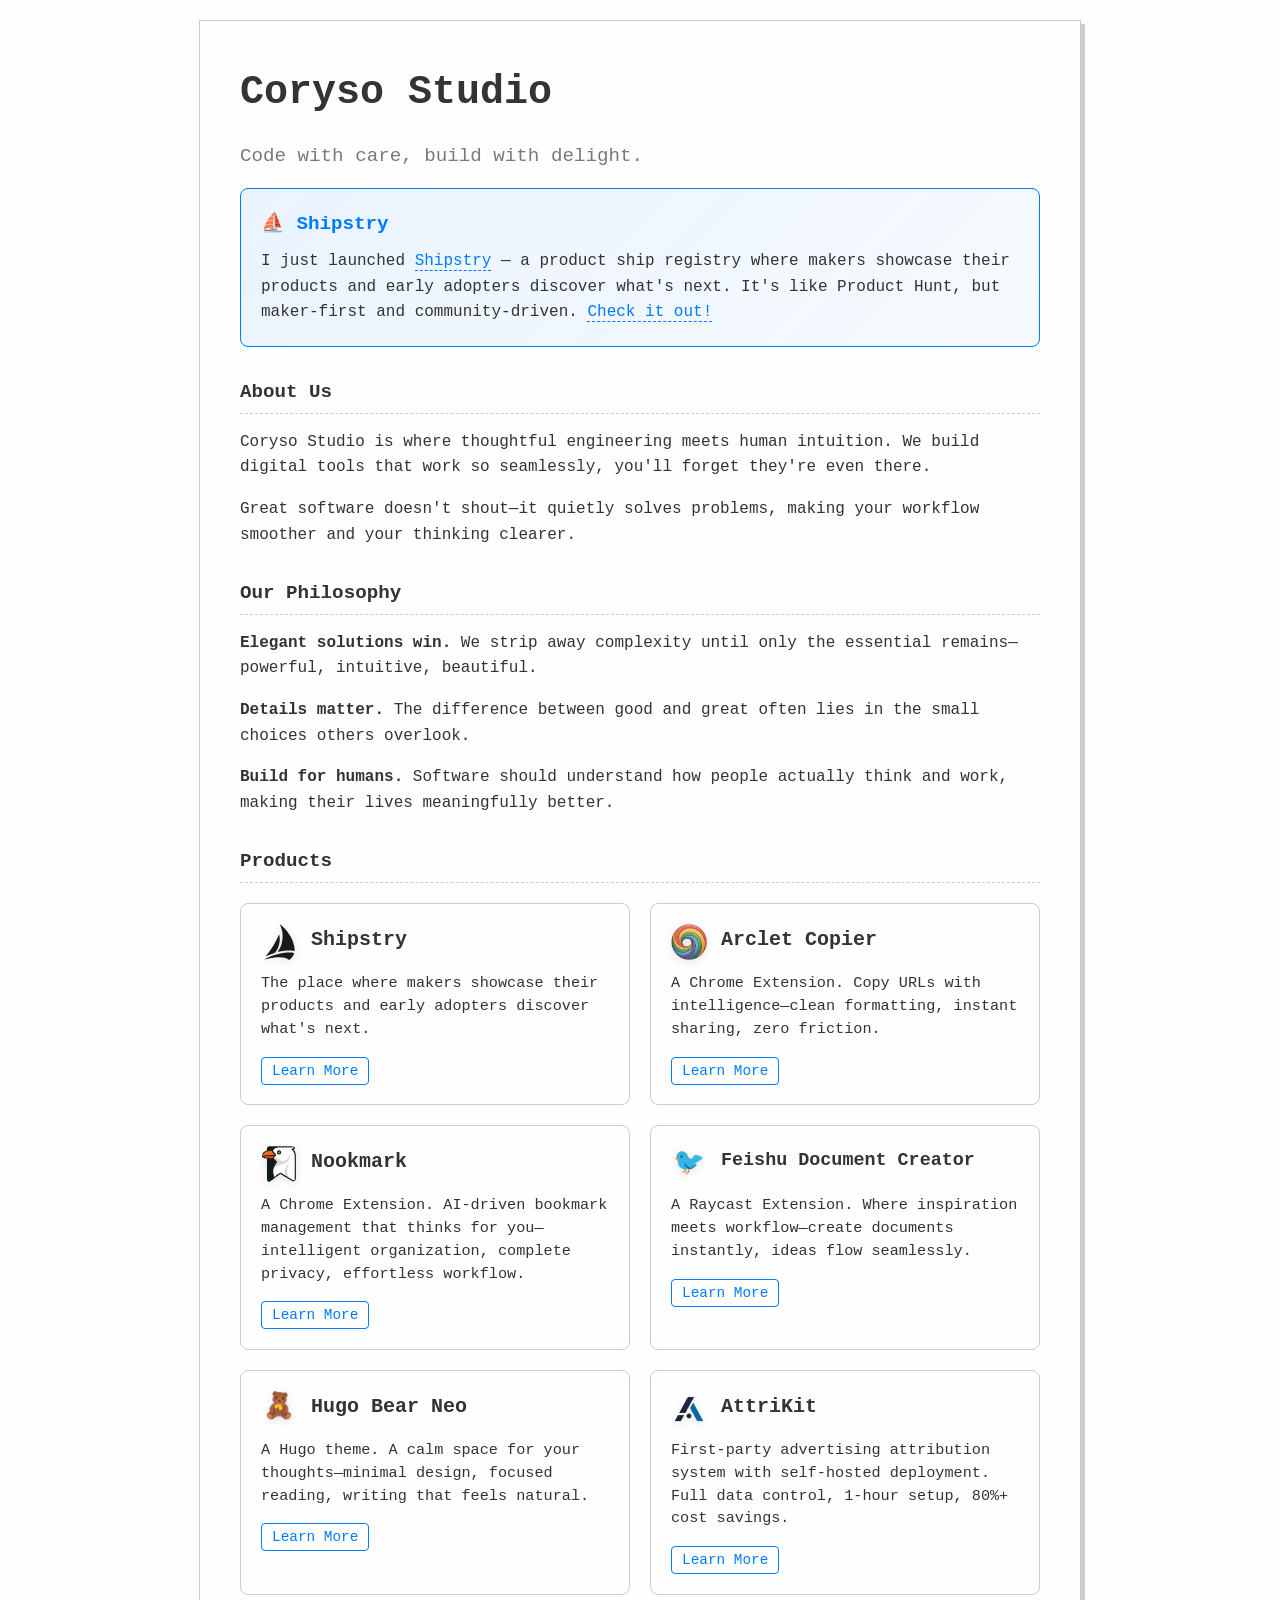
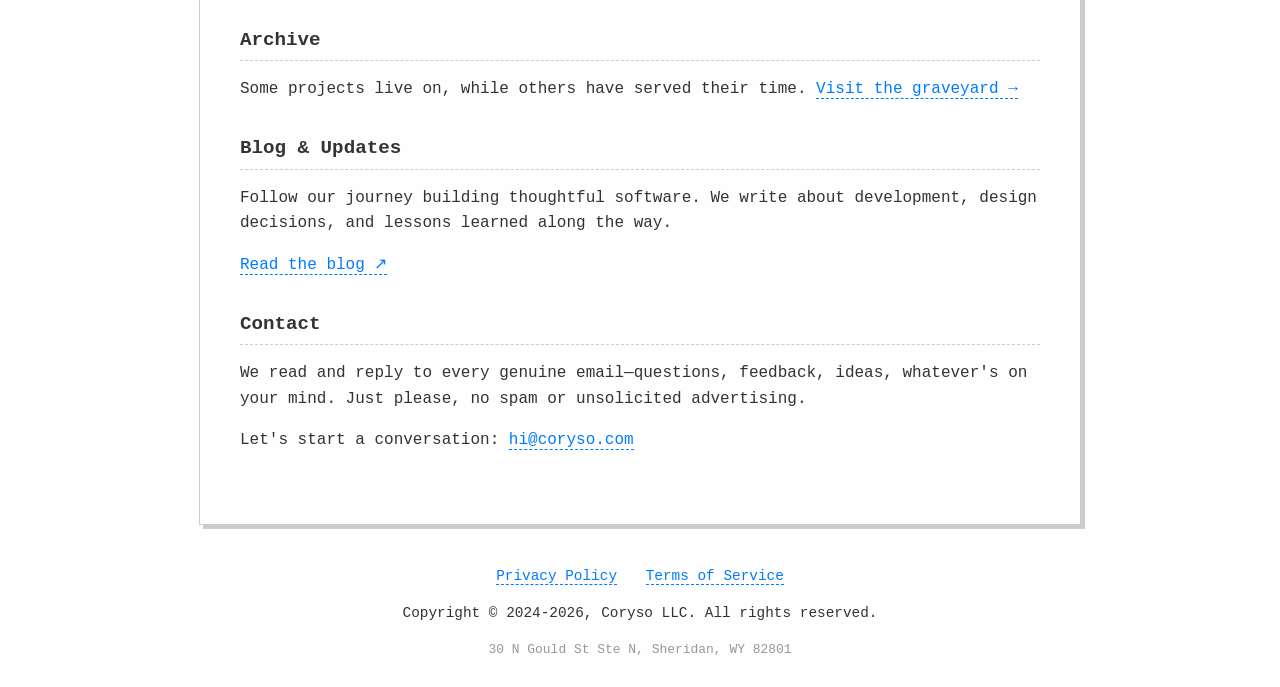
<file: index.html>
<!doctype html>
<html lang="en">
  <head>
    <meta charset="UTF-8" />
    <meta name="viewport" content="width=device-width, initial-scale=1.0" />
    <title>Coryso Studio - Code with care, build with delight.</title>
    <meta
      name="description"
      content="Coryso Studio is an independent development studio crafting digital products with soul. We build software that solves problems and brings joy to users. Explore our innovative products and development philosophy."
    />

    <!-- Open Graph / Facebook -->
    <meta property="og:type" content="website" />
    <meta property="og:url" content="https://coryso.com/" />
    <meta
      property="og:title"
      content="Coryso Studio - Code with care, build with delight"
    />
    <meta
      property="og:description"
      content="Independent development studio crafting digital products with soul. We build software that solves problems and brings joy to users."
    />
    <meta property="og:image" content="https://coryso.com/assets/og.png" />
    <meta property="og:image:width" content="1200" />
    <meta property="og:image:height" content="630" />
    <meta
      property="og:image:alt"
      content="Coryso Studio - Code with care, build with delight"
    />
    <meta property="og:site_name" content="Coryso Studio" />
    <meta property="og:locale" content="en_US" />

    <!-- Twitter Card -->
    <meta name="twitter:card" content="summary_large_image" />
    <meta name="twitter:site" content="@rokcso" />
    <meta name="twitter:creator" content="@rokcso" />
    <meta name="twitter:url" content="https://coryso.com/" />
    <meta
      name="twitter:title"
      content="Coryso Studio - Code with care, build with delight"
    />
    <meta
      name="twitter:description"
      content="Independent development studio crafting digital products with soul. We build software that solves problems and brings joy to users."
    />
    <meta name="twitter:image" content="https://coryso.com/assets/og.png" />
    <meta
      name="twitter:image:alt"
      content="Coryso Studio - Code with care, build with delight"
    />

    <!-- Canonical URL -->
    <link rel="canonical" href="https://coryso.com/" />

    <!-- Favicons -->
    <link rel="icon" type="image/x-icon" href="favicon.ico" />
    <link rel="icon" type="image/png" sizes="16x16" href="favicon-16x16.png" />
    <link rel="icon" type="image/png" sizes="32x32" href="favicon-32x32.png" />
    <link rel="icon" type="image/png" sizes="96x96" href="favicon-96x96.png" />
    <link rel="icon" type="image/svg+xml" href="favicon.svg" />
    <link rel="apple-touch-icon" sizes="180x180" href="apple-touch-icon.png" />

    <style>
      :root {
        --text-color: #333;
        --bg-color: #fefefe;
        --border-color: #ccc;
        --link-color: #007bff;
        --link-hover-color: #0056b3;
      }

      @media (prefers-color-scheme: dark) {
        :root {
          --text-color: #eee;
          --bg-color: #222;
          --border-color: #555;
          --link-color: #8ab4f8;
          --link-hover-color: #6a9ee8;
        }
      }

      body {
        font-family:
          "SF Mono", "Menlo", "Monaco", "Consolas", "Liberation Mono",
          "Courier New", monospace;
        background-color: var(--bg-color);
        color: var(--text-color);
        margin: 0;
        padding: 20px;
        display: flex;
        flex-direction: column;
        align-items: center;
        min-height: 100vh;
        line-height: 1.6;
        font-size: 16px;
      }

      .container {
        max-width: 800px;
        width: 100%;
        padding: 40px;
        border: 1px solid var(--border-color);
        box-shadow: 4px 4px 0px var(--border-color);
        background-color: var(--bg-color);
        margin-bottom: 20px;
        position: relative;
      }

      .site-header {
        text-align: left;
      }

      .slogan {
        font-size: 1.15em;
        font-weight: normal;
        color: var(--text-color);
        opacity: 0.65;
      }

      /* Responsive Design */
      @media (min-width: 1024px) {
        .slogan {
          font-size: 1.2em;
        }
      }

      @media (min-width: 768px) and (max-width: 1023px) {
        .slogan {
          font-size: 1.18em;
        }
      }

      @media (max-width: 767px) {
        .slogan {
          font-size: 1.1em;
        }
      }

      @media (max-width: 480px) {
        .slogan {
          font-size: 1.05em;
        }
      }

      @media (max-width: 360px) {
        h1 {
          font-size: 2.2em;
          line-height: 1.2;
        }

        .slogan {
          font-size: 1em;
          line-height: 1.3;
        }
      }

      @media (max-width: 320px) {
        h1 {
          font-size: 2em;
        }

        .slogan {
          font-size: 0.95em;
        }
      }

      h1 {
        font-size: 2.5em;
        margin: 0;
        color: var(--text-color);
      }

      h2 {
        font-size: 1.5em;
        color: var(--text-color);
      }

      p {
        margin-bottom: 15px;
      }

      .section {
        margin-bottom: 30px;
      }

      .section.announcement {
        background: linear-gradient(
          135deg,
          rgba(0, 123, 255, 0.08),
          rgba(0, 123, 255, 0.03)
        );
        border: 1px solid var(--link-color);
        border-radius: 8px;
        padding: 20px;
      }

      .section.announcement h3 {
        margin: 0 0 10px 0;
        color: var(--link-color);
        font-size: 1.2em;
      }

      .section.announcement p {
        margin: 0;
        line-height: 1.6;
      }

      .section.announcement a {
        font-weight: 500;
      }

      .section-title {
        font-size: 1.2em;
        font-weight: bold;
        margin-bottom: 10px;
        border-bottom: 1px dashed var(--border-color);
        padding-bottom: 5px;
      }

      a {
        color: var(--link-color);
        text-decoration: none;
        border-bottom: 1px dashed var(--link-color);
        transition: all 0.2s ease-in-out;
      }

      a:hover {
        color: var(--link-hover-color);
        border-bottom-color: var(--link-hover-color);
        background-color: rgba(0, 123, 255, 0.1);
      }

      footer {
        text-align: center;
        margin-top: 20px;
        font-size: 0.9em;
        color: var(--text-color);
      }

      .footer-links a {
        margin: 0 10px;
      }

      .company-address {
        margin: 12px 0 8px 0;
        font-size: 0.9em;
        opacity: 0.5;
        line-height: 1.4;
      }

      .company-address p {
        margin: 0;
      }

      .products-grid {
        display: grid;
        grid-template-columns: repeat(auto-fit, minmax(300px, 1fr));
        gap: 20px;
        margin-top: 20px;
      }

      .product-card {
        border: 1px solid var(--border-color);
        border-radius: 8px;
        padding: 20px;
        background-color: var(--bg-color);
      }

      .product-header {
        display: flex;
        align-items: center;
        margin-bottom: 12px;
        text-align: left;
      }

      .product-content {
        flex: 1;
        min-width: 0;
      }

      .product-icon {
        font-size: 1.6em;
        margin-right: 14px;
        flex-shrink: 0;
        filter: drop-shadow(0 2px 4px rgba(0, 0, 0, 0.1));
        width: 36px;
        height: 36px;
        display: flex;
        align-items: center;
        justify-content: center;
      }

      .product-icon img {
        width: 100%;
        height: 100%;
        object-fit: contain;
        border-radius: 6px;
      }

      .product-name {
        font-size: 1.25em;
        font-weight: bold;
        color: var(--text-color);
        margin: 0 0 4px 0;
        text-align: left;
        line-height: 1.3;
        word-wrap: break-word;
        overflow-wrap: break-word;
      }

      .product-name.long-title {
        font-size: 1.15em;
        line-height: 1.4;
        display: -webkit-box;
        -webkit-line-clamp: 2;
        -webkit-box-orient: vertical;
        overflow: hidden;
        text-overflow: ellipsis;
        margin: 0 0 6px 0;
      }

      .product-description {
        font-size: 0.95em;
        line-height: 1.5;
        margin-bottom: 18px;
        color: var(--text-color);
      }

      .product-link a {
        color: var(--link-color);
        text-decoration: none;
        border: 1px solid var(--link-color);
        padding: 5px 10px;
        border-radius: 4px;
        font-size: 0.9em;
        transition: all 0.2s ease-in-out;
      }

      .product-link a:hover {
        color: var(--bg-color);
        background-color: var(--link-color);
        border-color: var(--link-color);
        text-decoration: none;
      }

      /* Graveyard Styles */
      .graveyard-grid {
        display: grid;
        grid-template-columns: repeat(auto-fit, minmax(280px, 1fr));
        gap: 20px;
        margin-top: 20px;
      }

      .tombstone-card {
        border: 1px solid var(--border-color);
        border-radius: 8px;
        padding: 20px;
        background-color: var(--bg-color);
      }

      .tombstone-header {
        display: flex;
        align-items: center;
        margin-bottom: 12px;
      }

      .tombstone-icon {
        width: 36px;
        height: 36px;
        margin-right: 14px;
        flex-shrink: 0;
        display: flex;
        align-items: center;
        justify-content: center;
      }

      .tombstone-icon img {
        width: 100%;
        height: 100%;
        object-fit: contain;
        border-radius: 6px;
      }

      .tombstone-content {
        flex: 1;
        min-width: 0;
      }

      .tombstone-name {
        font-size: 1.25em;
        font-weight: bold;
        color: var(--text-color);
        margin: 0 0 4px 0;
        text-align: left;
        line-height: 1.3;
      }

      .tombstone-description {
        font-size: 0.95em;
        line-height: 1.5;
        margin-bottom: 12px;
        color: var(--text-color);
      }

      .tombstone-epitaph {
        opacity: 0.8;
        margin: 12px 0;
      }

      .tombstone-archive {
        margin-top: 8px;
        font-size: 0.9em;
      }
    </style>

    <!-- Structured Data: Organization -->
    <script type="application/ld+json">
      {
        "@context": "https://schema.org",
        "@type": "Organization",
        "name": "Coryso Studio",
        "alternateName": "Coryso LLC",
        "url": "https://coryso.com",
        "logo": "https://coryso.com/favicon.svg",
        "description": "Independent development studio crafting digital products with soul. We build software that solves problems and brings joy to users.",
        "email": "hi@coryso.com",
        "foundingDate": "2024",
        "slogan": "Code with care, build with delight",
        "address": {
          "@type": "PostalAddress",
          "streetAddress": "30 N Gould St Ste N",
          "addressLocality": "Sheridan",
          "addressRegion": "WY",
          "postalCode": "82801",
          "addressCountry": "US"
        },
        "sameAs": [
          "https://rokcso.com",
          "https://github.com/rokcso",
          "https://x.com/rokcso"
        ],
        "contactPoint": {
          "@type": "ContactPoint",
          "email": "hi@coryso.com",
          "contactType": "Customer Service",
          "availableLanguage": ["English"]
        }
      }
    </script>

    <!-- Structured Data: WebSite -->
    <script type="application/ld+json">
      {
        "@context": "https://schema.org",
        "@type": "WebSite",
        "name": "Coryso Studio",
        "url": "https://coryso.com",
        "description": "Code with care, build with delight",
        "publisher": {
          "@type": "Organization",
          "name": "Coryso Studio",
          "logo": {
            "@type": "ImageObject",
            "url": "https://coryso.com/favicon.svg"
          }
        },
        "inLanguage": "en"
      }
    </script>

    <!-- Structured Data: Products -->
    <script type="application/ld+json">
      {
        "@context": "https://schema.org",
        "@type": "ItemList",
        "itemListElement": [
          {
            "@type": "SoftwareApplication",
            "position": 1,
            "name": "Arclet Copier",
            "description": "A Chrome Extension. Quickly copy current page URL with parameter filtering and Markdown formatting support.",
            "applicationCategory": "BrowserApplication",
            "operatingSystem": "Chrome",
            "url": "https://arcletcopier.com/",
            "image": "https://coryso.com/assets/img/arclet-copier-icon.png",
            "offers": {
              "@type": "Offer",
              "price": "0",
              "priceCurrency": "USD"
            },
            "creator": {
              "@type": "Organization",
              "name": "Coryso Studio"
            }
          },
          {
            "@type": "SoftwareApplication",
            "position": 2,
            "name": "Nookmark",
            "description": "A Chrome Extension. AI-driven bookmark manager with local privacy, lightning-fast performance, and intelligent auto-generated descriptions.",
            "applicationCategory": "BrowserApplication",
            "operatingSystem": "Chrome",
            "url": "https://chromewebstore.google.com/detail/glenhnhphcnjcbifcfhphbiijipclgma",
            "image": "https://coryso.com/assets/img/nookmark-icon.png",
            "offers": {
              "@type": "Offer",
              "price": "0",
              "priceCurrency": "USD"
            },
            "creator": {
              "@type": "Organization",
              "name": "Coryso Studio"
            }
          },
          {
            "@type": "SoftwareApplication",
            "position": 3,
            "name": "Feishu Document Creator",
            "description": "A Raycast Extension. Create Feishu/Lark online document quickly using native Feishu/Lark URLs.",
            "applicationCategory": "UtilitiesApplication",
            "operatingSystem": "macOS",
            "url": "https://www.raycast.com/rokcso/feishu-document-creator",
            "offers": {
              "@type": "Offer",
              "price": "0",
              "priceCurrency": "USD"
            },
            "creator": {
              "@type": "Organization",
              "name": "Coryso Studio"
            }
          },
          {
            "@type": "SoftwareSourceCode",
            "position": 4,
            "name": "Hugo Bear Neo",
            "description": "A Hugo theme. A feature-rich Hugo theme ported from Hugo Bear Blog, originally based on ʕ•ᴥ•ʔ Bear Blog, offering upvote buttons, elegant TOC, and UX refinements.",
            "codeRepository": "https://github.com/rokcso/hugo-bearneo",
            "programmingLanguage": "HTML",
            "runtimePlatform": "Hugo",
            "creator": {
              "@type": "Organization",
              "name": "Coryso Studio"
            }
          }
        ]
      }
    </script>
  </head>

  <body>
    <div class="container">
      <header class="site-header">
        <h1>Coryso Studio</h1>
        <h2 class="slogan">Code with care, build with delight.</h2>
      </header>

      <div class="section announcement">
        <h3>⛵ Shipstry</h3>
        <p>
          I just launched
          <a href="https://shipstry.com/" target="_blank" rel="noopener"
            >Shipstry</a
          >
          — a product ship registry where makers showcase their products and
          early adopters discover what's next. It's like Product Hunt, but
          maker-first and community-driven.
          <a href="https://shipstry.com/" target="_blank" rel="noopener"
            >Check it out!</a
          >
        </p>
      </div>

      <div class="section">
        <div class="section-title">About Us</div>
        <p>
          Coryso Studio is where thoughtful engineering meets human intuition.
          We build digital tools that work so seamlessly, you'll forget they're
          even there.
        </p>
        <p>
          Great software doesn't shout—it quietly solves problems, making your
          workflow smoother and your thinking clearer.
        </p>
      </div>

      <div class="section">
        <div class="section-title">Our Philosophy</div>
        <p>
          <strong>Elegant solutions win.</strong>
          We strip away complexity until only the essential remains—powerful,
          intuitive, beautiful.
        </p>
        <p>
          <strong>Details matter.</strong>
          The difference between good and great often lies in the small choices
          others overlook.
        </p>
        <p>
          <strong>Build for humans.</strong>
          Software should understand how people actually think and work, making
          their lives meaningfully better.
        </p>
      </div>

      <div class="section">
        <div class="section-title">Products</div>
        <div class="products-grid">
          <!-- Products will be dynamically loaded here -->
        </div>
      </div>

      <div class="section">
        <div class="section-title">Archive</div>
        <p>
          Some projects live on, while others have served their time.
          <a href="https://coryso.com/graveyard">Visit the graveyard →</a>
        </p>
      </div>

      <div class="section">
        <div class="section-title">Blog & Updates</div>
        <p>
          Follow our journey building thoughtful software. We write about
          development, design decisions, and lessons learned along the way.
        </p>
        <p>
          <a href="https://rokcso.com" target="_blank" rel="noopener noreferrer"
            >Read the blog ↗</a
          >
        </p>
      </div>

      <div class="section">
        <div class="section-title">Contact</div>
        <p>
          We read and reply to every genuine email—questions, feedback, ideas,
          whatever's on your mind. Just please, no spam or unsolicited
          advertising.
        </p>
        <p>Let's start a conversation: <span id="email-contact"></span></p>
      </div>
    </div>

    <footer>
      <div class="footer-links">
        <a href="https://coryso.com/privacy-policy">Privacy Policy</a>
        <a href="https://coryso.com/terms-of-service">Terms of Service</a>
      </div>
      <p id="copyright"></p>
      <div class="company-address">
        <p>30 N Gould St Ste N, Sheridan, WY 82801</p>
      </div>
    </footer>

    <script>
      // Embedded product data
      const PRODUCTS_DATA = {
        products: [
          {
            name: "Shipstry",
            description:
              "The place where makers showcase their products and early adopters discover what's next.",
            link: "https://shipstry.com/",
            icon: "🚢",
            icon_img: "assets/img/shipstry-icon.svg",
          },
          {
            name: "Arclet Copier",
            description:
              "A Chrome Extension. Copy URLs with intelligence—clean formatting, instant sharing, zero friction.",
            link: "https://arcletcopier.com/",
            icon: "🌈",
            icon_img: "assets/img/arclet-copier-icon.png",
          },
          {
            name: "Nookmark",
            description:
              "A Chrome Extension. AI-driven bookmark management that thinks for you—intelligent organization, complete privacy, effortless workflow.",
            link: "https://chromewebstore.google.com/detail/glenhnhphcnjcbifcfhphbiijipclgma",
            icon: "🔖",
            icon_img: "assets/img/nookmark-icon.png",
          },
          {
            name: "Feishu Document Creator",
            description:
              "A Raycast Extension. Where inspiration meets workflow—create documents instantly, ideas flow seamlessly.",
            link: "https://www.raycast.com/rokcso/feishu-document-creator",
            icon: "🐦",
          },
          {
            name: "Hugo Bear Neo",
            description:
              "A Hugo theme. A calm space for your thoughts—minimal design, focused reading, writing that feels natural.",
            link: "https://github.com/rokcso/hugo-bearneo",
            icon: "🧸",
          },
          {
            name: "AttriKit",
            description:
              "First-party advertising attribution system with self-hosted deployment. Full data control, 1-hour setup, 80%+ cost savings.",
            link: "https://attrikit.com/",
            icon: "🎯",
            icon_img: "assets/img/attrikit-icon.png",
          },
        ],
      };

      document.addEventListener("DOMContentLoaded", function () {
        const user = "hi";
        const domain = "coryso.com";
        const emailElement = document.getElementById("email-contact");
        if (emailElement) {
          emailElement.innerHTML = `<a href="mailto:${user}@${domain}">${user}@${domain}</a>`;
        }

        updateCopyright();
        loadProducts();
      });

      function updateCopyright() {
        const startYear = 2024;
        const currentYear = new Date().getFullYear();
        const yearText =
          currentYear > startYear
            ? `${startYear}-${currentYear}`
            : `${startYear}`;
        const copyrightElement = document.getElementById("copyright");
        if (copyrightElement) {
          copyrightElement.textContent = `Copyright © ${yearText}, Coryso LLC. All rights reserved.`;
        }
      }

      function loadProducts() {
        const productsGrid = document.querySelector(".products-grid");
        if (productsGrid && PRODUCTS_DATA.products) {
          productsGrid.innerHTML = "";
          PRODUCTS_DATA.products.forEach((product) => {
            const productCard = createProductCard(product);
            productsGrid.appendChild(productCard);
          });
        }
      }

      function createProductCard(product) {
        const card = document.createElement("div");
        card.className = "product-card";

        let iconHtml;
        if (product.icon_img) {
          iconHtml = `<img src="${product.icon_img}" alt="${product.name} icon">`;
        } else {
          iconHtml = product.icon || "📦";
        }

        const isLongName = product.name.length > 20;

        card.innerHTML = `
        <div class="product-header">
            <div class="product-icon">${iconHtml}</div>
            <div class="product-content">
                <h3 class="product-name ${isLongName ? "long-title" : ""}">${product.name}</h3>
            </div>
        </div>
        <div class="product-description">${product.description}</div>
        <div class="product-link">
            <a href="${product.link}" target="_blank" rel="noopener noreferrer">Learn More</a>
        </div>
    `;

        return card;
      }
    </script>
  </body>
</html>
</file>
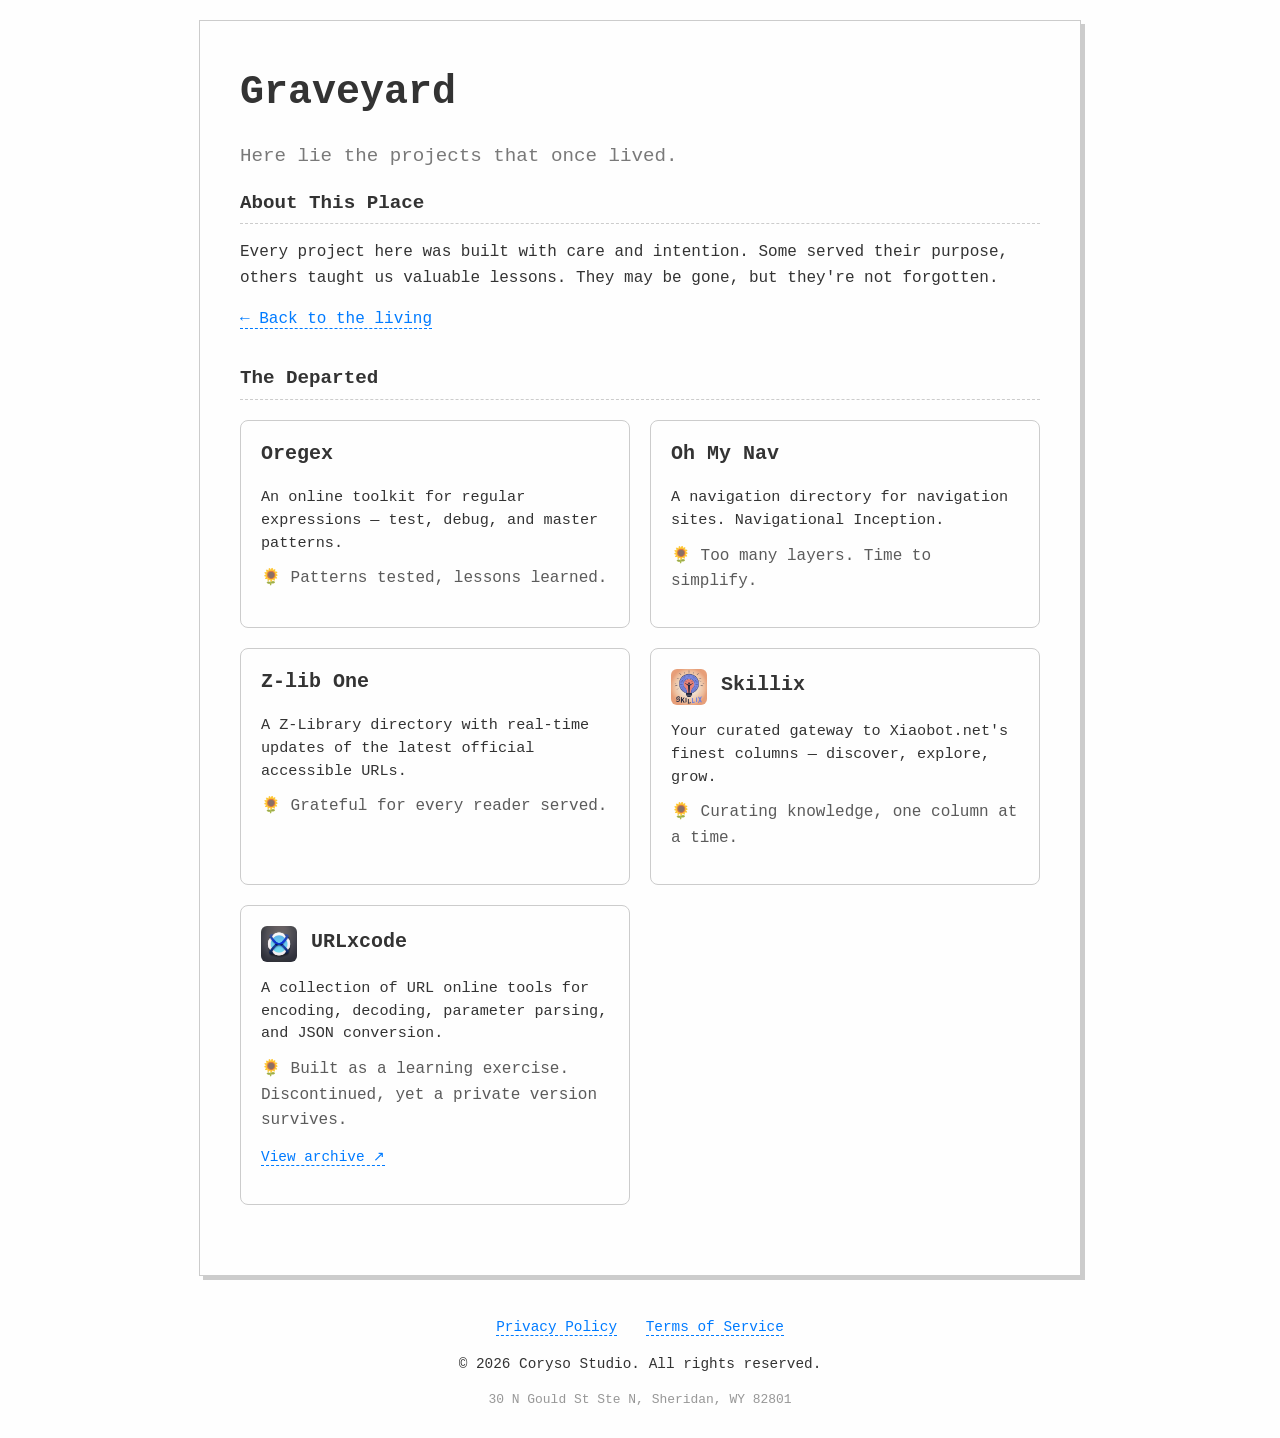
<file: graveyard.html>
<!doctype html>
<html lang="en">
    <head>
        <meta charset="UTF-8" />
        <meta name="viewport" content="width=device-width, initial-scale=1.0" />
        <title>Graveyard - Coryso Studio</title>
        <meta
            name="description"
            content="A tribute to projects that once lived. Coryso Studio's graveyard of discontinued products and experiments."
        />

        <!-- Open Graph / Facebook -->
        <meta property="og:type" content="website" />
        <meta property="og:url" content="https://coryso.com/graveyard" />
        <meta
            property="og:title"
            content="Graveyard - Coryso Studio"
        />
        <meta
            property="og:description"
            content="A tribute to projects that once lived. Coryso Studio's graveyard of discontinued products and experiments."
        />
        <meta property="og:image" content="https://coryso.com/assets/og.png" />
        <meta property="og:image:width" content="1200" />
        <meta property="og:image:height" content="630" />
        <meta
            property="og:image:alt"
            content="Coryso Studio - Code with care, build with delight"
        />
        <meta property="og:site_name" content="Coryso Studio" />
        <meta property="og:locale" content="en_US" />

        <!-- Twitter Card -->
        <meta name="twitter:card" content="summary_large_image" />
        <meta name="twitter:site" content="@rokcso" />
        <meta name="twitter:creator" content="@rokcso" />
        <meta name="twitter:url" content="https://coryso.com/graveyard" />
        <meta
            name="twitter:title"
            content="Graveyard - Coryso Studio"
        />
        <meta
            name="twitter:description"
            content="A tribute to projects that once lived. Coryso Studio's graveyard of discontinued products and experiments."
        />
        <meta name="twitter:image" content="https://coryso.com/assets/og.png" />
        <meta
            name="twitter:image:alt"
            content="Coryso Studio - Code with care, build with delight"
        />

        <!-- Canonical URL -->
        <link rel="canonical" href="https://coryso.com/graveyard" />

        <!-- Favicons -->
        <link rel="icon" type="image/x-icon" href="favicon.ico" />
        <link
            rel="icon"
            type="image/png"
            sizes="16x16"
            href="favicon-16x16.png"
        />
        <link
            rel="icon"
            type="image/png"
            sizes="32x32"
            href="favicon-32x32.png"
        />
        <link
            rel="icon"
            type="image/png"
            sizes="96x96"
            href="favicon-96x96.png"
        />
        <link rel="icon" type="image/svg+xml" href="favicon.svg" />
        <link
            rel="apple-touch-icon"
            sizes="180x180"
            href="apple-touch-icon.png"
        />

        <link rel="stylesheet" href="assets/css/main.css" />

        <!-- Structured Data: WebSite -->
        <script type="application/ld+json">
            {
                "@context": "https://schema.org",
                "@type": "WebSite",
                "name": "Coryso Studio",
                "url": "https://coryso.com",
                "description": "Code with care, build with delight",
                "publisher": {
                    "@type": "Organization",
                    "name": "Coryso Studio",
                    "logo": {
                        "@type": "ImageObject",
                        "url": "https://coryso.com/favicon.svg"
                    }
                },
                "inLanguage": "en"
            }
        </script>
    </head>

    <body>
        <div class="container">
            <header class="site-header">
                <h1>Graveyard</h1>
                <h2 class="slogan">Here lie the projects that once lived.</h2>
            </header>

            <div class="section">
                <div class="section-title">About This Place</div>
                <p>
                    Every project here was built with care and intention.
                    Some served their purpose, others taught us valuable lessons.
                    They may be gone, but they're not forgotten.
                </p>
                <p>
                    <a href="/">← Back to the living</a>
                </p>
            </div>

            <div class="section">
                <div class="section-title">The Departed</div>
                <div class="graveyard-grid">
                    <!-- Tombstones will be dynamically loaded here -->
                </div>
            </div>
        </div>

        <footer>
            <div class="footer-links">
                <a href="/privacy-policy">Privacy Policy</a>
                <a href="/terms-of-service">Terms of Service</a>
            </div>
            <p id="copyright"></p>
            <div class="company-address">
                <p>30 N Gould St Ste N, Sheridan, WY 82801</p>
            </div>
        </footer>
        <script src="assets/js/graveyard.js"></script>
    </body>
</html>
</file>
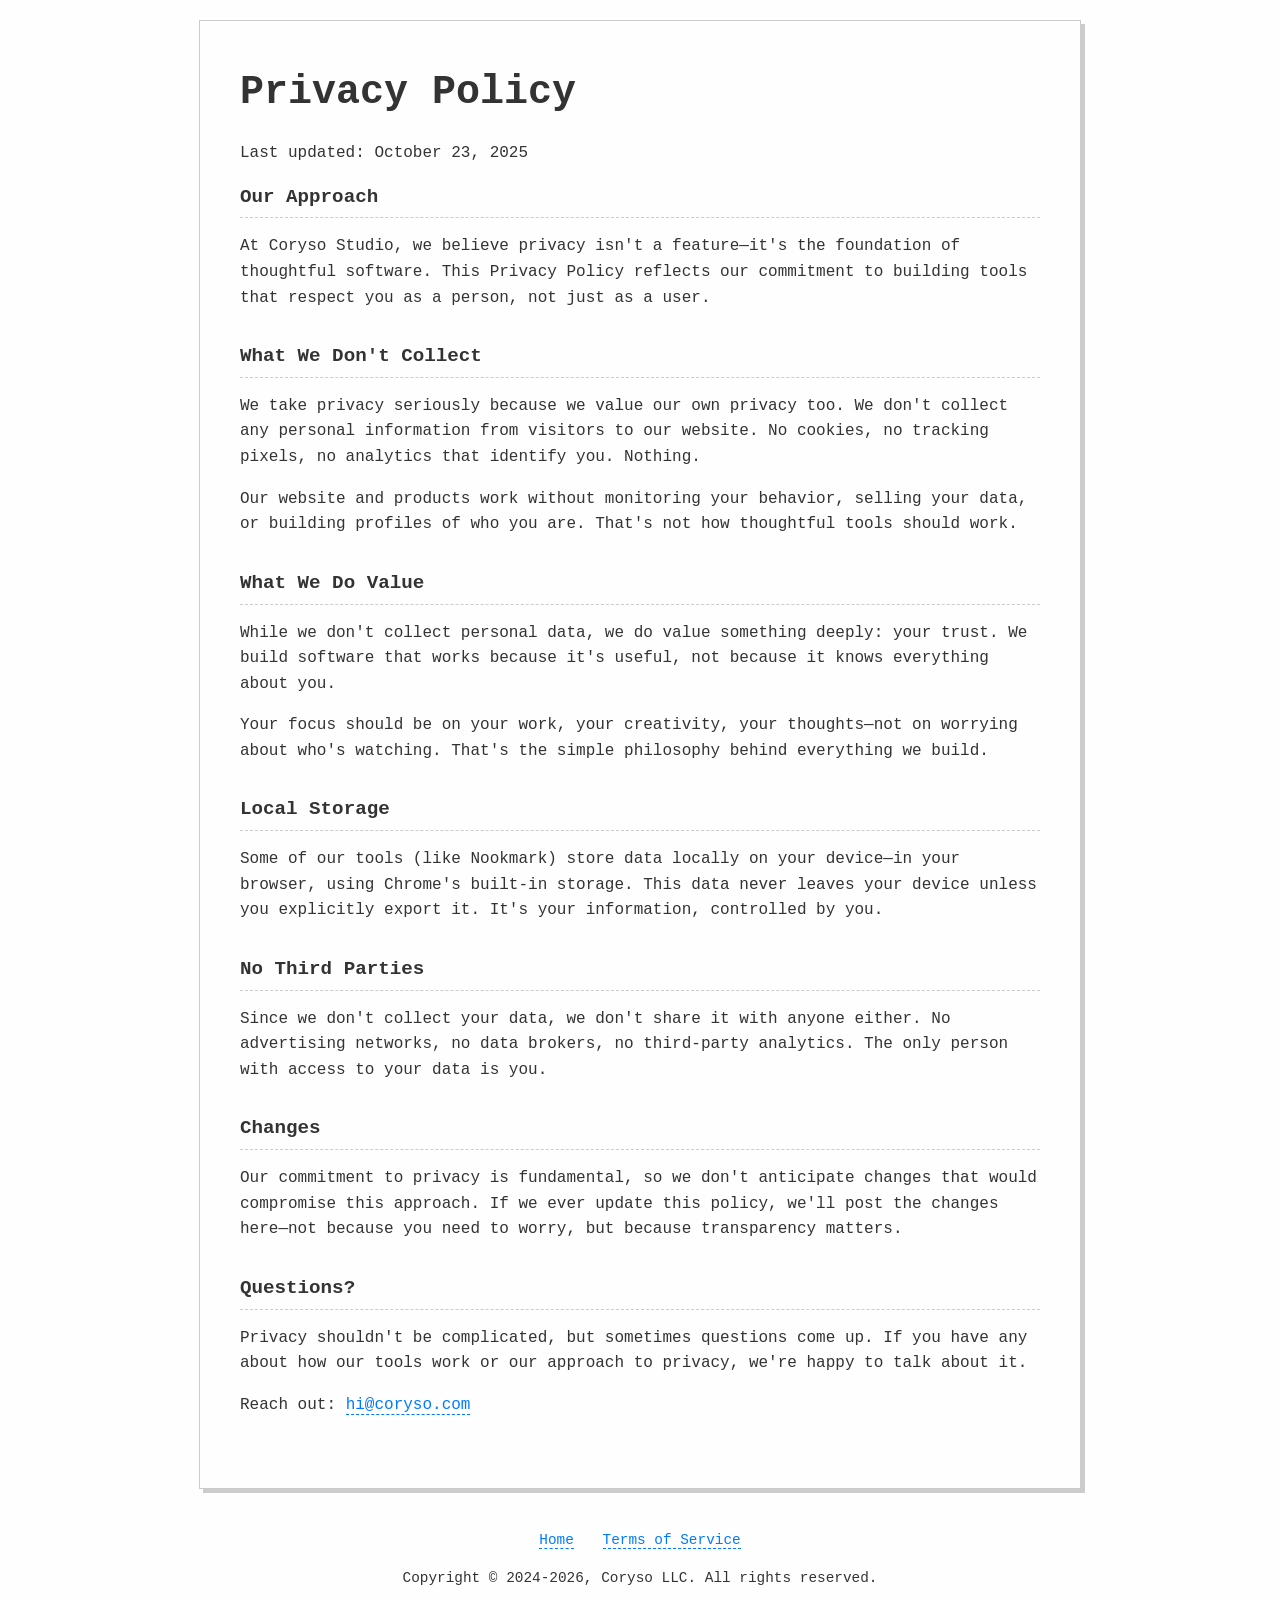
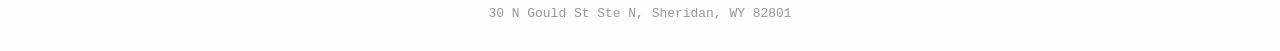
<file: privacy-policy.html>
<!doctype html>
<html lang="en">
    <head>
        <meta charset="UTF-8" />
        <meta name="viewport" content="width=device-width, initial-scale=1.0" />
        <title>Privacy Policy - Coryso LLC</title>
        <meta
            name="description"
            content="Privacy Policy for Coryso LLC. Learn about how we protect your data and our commitment to user privacy. We do not collect personal information."
        />

        <!-- Open Graph / Facebook -->
        <meta property="og:type" content="website" />
        <meta property="og:url" content="https://coryso.com/privacy-policy" />
        <meta property="og:title" content="Privacy Policy - Coryso LLC" />
        <meta
            property="og:description"
            content="Learn about Coryso LLC's privacy policy and our commitment to protecting your data. We do not collect personal information."
        />
        <meta property="og:image" content="https://coryso.com/assets/og.png" />
        <meta property="og:image:width" content="1200" />
        <meta property="og:image:height" content="630" />
        <meta property="og:image:alt" content="Coryso LLC - Privacy Policy" />
        <meta property="og:site_name" content="Coryso LLC" />
        <meta property="og:locale" content="en_US" />

        <!-- Twitter Card -->
        <meta name="twitter:card" content="summary_large_image" />
        <meta name="twitter:site" content="@rokcso" />
        <meta name="twitter:creator" content="@rokcso" />
        <meta name="twitter:url" content="https://coryso.com/privacy-policy" />
        <meta name="twitter:title" content="Privacy Policy - Coryso LLC" />
        <meta
            name="twitter:description"
            content="Learn about Coryso LLC's privacy policy and our commitment to protecting your data. We do not collect personal information."
        />
        <meta name="twitter:image" content="https://coryso.com/assets/og.png" />
        <meta name="twitter:image:alt" content="Coryso LLC - Privacy Policy" />

        <!-- Canonical URL -->
        <link rel="canonical" href="https://coryso.com/privacy-policy" />

        <!-- Favicons -->
        <link rel="icon" type="image/x-icon" href="favicon.ico" />
        <link
            rel="icon"
            type="image/png"
            sizes="16x16"
            href="favicon-16x16.png"
        />
        <link
            rel="icon"
            type="image/png"
            sizes="32x32"
            href="favicon-32x32.png"
        />
        <link
            rel="icon"
            type="image/png"
            sizes="96x96"
            href="favicon-96x96.png"
        />
        <link rel="icon" type="image/svg+xml" href="favicon.svg" />
        <link
            rel="apple-touch-icon"
            sizes="180x180"
            href="apple-touch-icon.png"
        />

        <link rel="stylesheet" href="assets/css/main.css" />
    </head>

    <body>
        <div class="container">
            <header>
                <h1>Privacy Policy</h1>
                <p>Last updated: October 23, 2025</p>
            </header>

            <div class="section">
                <div class="section-title">Our Approach</div>
                <p>
                    At Coryso Studio, we believe privacy isn't a feature—it's the foundation of thoughtful software. This Privacy Policy reflects our commitment to building tools that respect you as a person, not just as a user.
                </p>
            </div>

            <div class="section">
                <div class="section-title">What We Don't Collect</div>
                <p>
                    We take privacy seriously because we value our own privacy too. We don't collect any personal information from visitors to our website. No cookies, no tracking pixels, no analytics that identify you. Nothing.
                </p>
                <p>
                    Our website and products work without monitoring your behavior, selling your data, or building profiles of who you are. That's not how thoughtful tools should work.
                </p>
            </div>

            <div class="section">
                <div class="section-title">What We Do Value</div>
                <p>
                    While we don't collect personal data, we do value something deeply: your trust. We build software that works because it's useful, not because it knows everything about you.
                </p>
                <p>
                    Your focus should be on your work, your creativity, your thoughts—not on worrying about who's watching. That's the simple philosophy behind everything we build.
                </p>
            </div>

            <div class="section">
                <div class="section-title">Local Storage</div>
                <p>
                    Some of our tools (like Nookmark) store data locally on your device—in your browser, using Chrome's built-in storage. This data never leaves your device unless you explicitly export it. It's your information, controlled by you.
                </p>
            </div>

            <div class="section">
                <div class="section-title">No Third Parties</div>
                <p>
                    Since we don't collect your data, we don't share it with anyone either. No advertising networks, no data brokers, no third-party analytics. The only person with access to your data is you.
                </p>
            </div>

            <div class="section">
                <div class="section-title">Changes</div>
                <p>
                    Our commitment to privacy is fundamental, so we don't anticipate changes that would compromise this approach. If we ever update this policy, we'll post the changes here—not because you need to worry, but because transparency matters.
                </p>
            </div>

            <div class="section">
                <div class="section-title">Questions?</div>
                <p>
                    Privacy shouldn't be complicated, but sometimes questions come up. If you have any about how our tools work or our approach to privacy, we're happy to talk about it.
                </p>
                <p>Reach out: <span id="email-contact"></span></p>
            </div>
        </div>

        <footer>
            <div class="footer-links">
                <a href="/">Home</a>
                <a href="/terms-of-service">Terms of Service</a>
            </div>
            <p id="copyright"></p>
            <div class="company-address">
                <p>30 N Gould St Ste N, Sheridan, WY 82801</p>
            </div>
        </footer>
        <script src="assets/js/main.js"></script>
    </body>
</html>
</file>
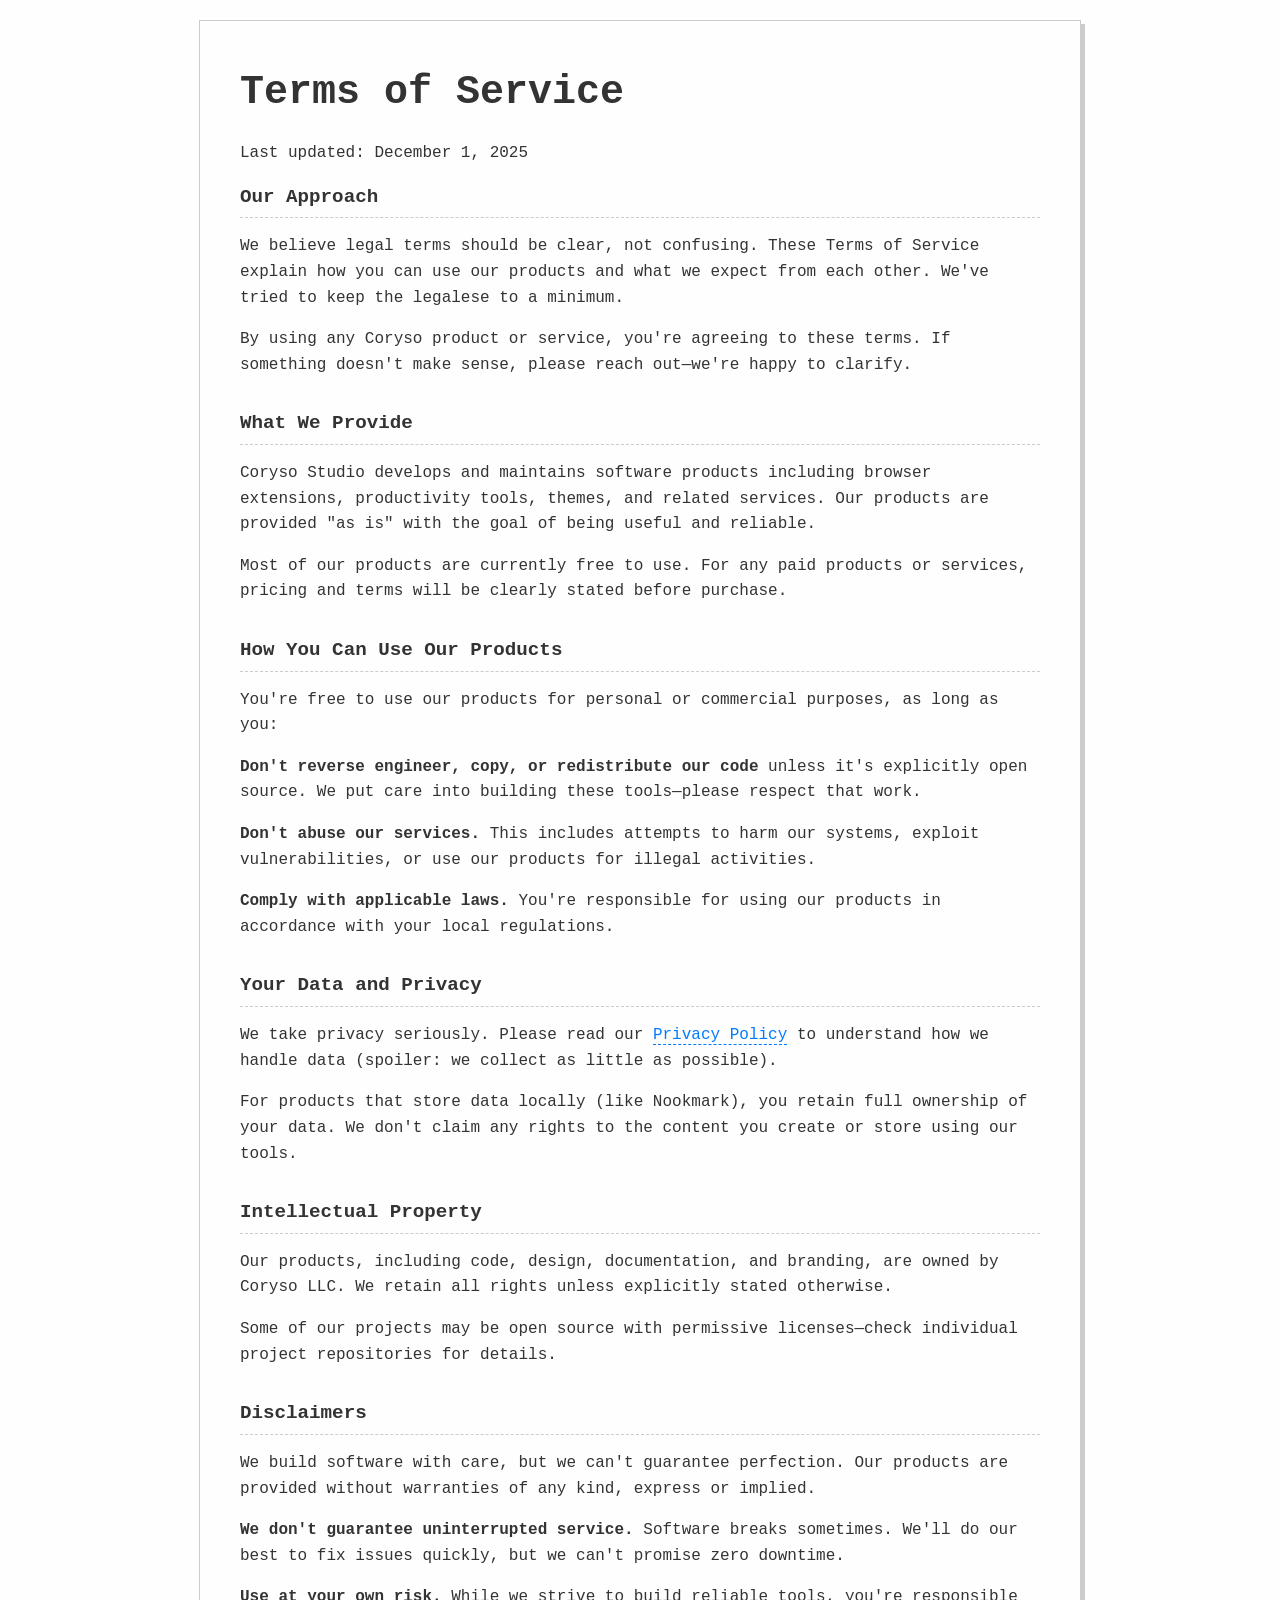
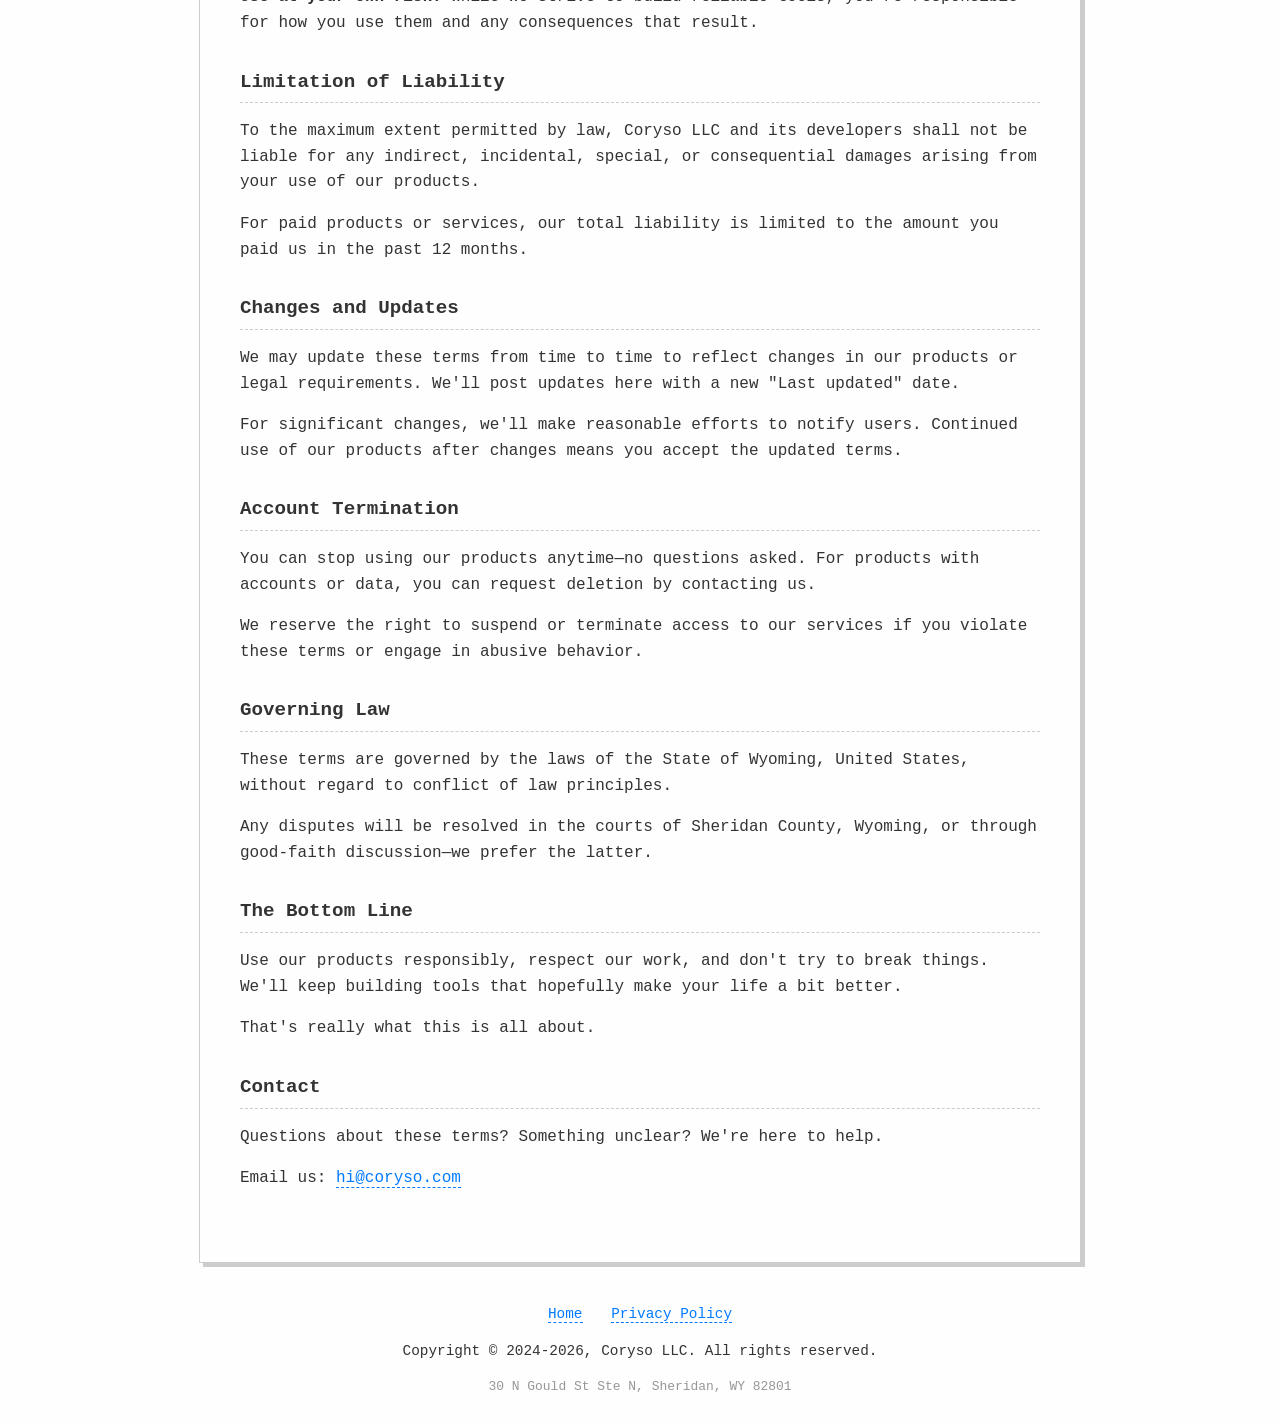
<file: terms-of-service.html>
<!doctype html>
<html lang="en">
    <head>
        <meta charset="UTF-8" />
        <meta name="viewport" content="width=device-width, initial-scale=1.0" />
        <title>Terms of Service - Coryso LLC</title>
        <meta
            name="description"
            content="Terms of Service for Coryso LLC. Our straightforward terms for using our products and services."
        />

        <!-- Open Graph / Facebook -->
        <meta property="og:type" content="website" />
        <meta property="og:url" content="https://coryso.com/terms-of-service" />
        <meta property="og:title" content="Terms of Service - Coryso LLC" />
        <meta
            property="og:description"
            content="Our straightforward terms for using Coryso products and services."
        />
        <meta property="og:image" content="https://coryso.com/assets/og.png" />
        <meta property="og:image:width" content="1200" />
        <meta property="og:image:height" content="630" />
        <meta property="og:image:alt" content="Coryso LLC - Terms of Service" />
        <meta property="og:site_name" content="Coryso LLC" />
        <meta property="og:locale" content="en_US" />

        <!-- Twitter Card -->
        <meta name="twitter:card" content="summary_large_image" />
        <meta name="twitter:site" content="@rokcso" />
        <meta name="twitter:creator" content="@rokcso" />
        <meta
            name="twitter:url"
            content="https://coryso.com/terms-of-service"
        />
        <meta name="twitter:title" content="Terms of Service - Coryso LLC" />
        <meta
            name="twitter:description"
            content="Our straightforward terms for using Coryso products and services."
        />
        <meta name="twitter:image" content="https://coryso.com/assets/og.png" />
        <meta
            name="twitter:image:alt"
            content="Coryso LLC - Terms of Service"
        />

        <!-- Canonical URL -->
        <link rel="canonical" href="https://coryso.com/terms-of-service" />

        <!-- Favicons -->
        <link rel="icon" type="image/x-icon" href="favicon.ico" />
        <link
            rel="icon"
            type="image/png"
            sizes="16x16"
            href="favicon-16x16.png"
        />
        <link
            rel="icon"
            type="image/png"
            sizes="32x32"
            href="favicon-32x32.png"
        />
        <link
            rel="icon"
            type="image/png"
            sizes="96x96"
            href="favicon-96x96.png"
        />
        <link rel="icon" type="image/svg+xml" href="favicon.svg" />
        <link
            rel="apple-touch-icon"
            sizes="180x180"
            href="apple-touch-icon.png"
        />

        <link rel="stylesheet" href="assets/css/main.css" />
    </head>

    <body>
        <div class="container">
            <header>
                <h1>Terms of Service</h1>
                <p>Last updated: December 1, 2025</p>
            </header>

            <div class="section">
                <div class="section-title">Our Approach</div>
                <p>
                    We believe legal terms should be clear, not confusing. These
                    Terms of Service explain how you can use our products and
                    what we expect from each other. We've tried to keep the
                    legalese to a minimum.
                </p>
                <p>
                    By using any Coryso product or service, you're agreeing to
                    these terms. If something doesn't make sense, please reach
                    out—we're happy to clarify.
                </p>
            </div>

            <div class="section">
                <div class="section-title">What We Provide</div>
                <p>
                    Coryso Studio develops and maintains software products
                    including browser extensions, productivity tools, themes,
                    and related services. Our products are provided "as is" with
                    the goal of being useful and reliable.
                </p>
                <p>
                    Most of our products are currently free to use. For any paid
                    products or services, pricing and terms will be clearly
                    stated before purchase.
                </p>
            </div>

            <div class="section">
                <div class="section-title">How You Can Use Our Products</div>
                <p>
                    You're free to use our products for personal or commercial
                    purposes, as long as you:
                </p>
                <p>
                    <strong
                        >Don't reverse engineer, copy, or redistribute our
                        code</strong
                    >
                    unless it's explicitly open source. We put care into
                    building these tools—please respect that work.
                </p>
                <p>
                    <strong>Don't abuse our services.</strong> This includes
                    attempts to harm our systems, exploit vulnerabilities, or
                    use our products for illegal activities.
                </p>
                <p>
                    <strong>Comply with applicable laws.</strong> You're
                    responsible for using our products in accordance with your
                    local regulations.
                </p>
            </div>

            <div class="section">
                <div class="section-title">Your Data and Privacy</div>
                <p>
                    We take privacy seriously. Please read our
                    <a href="/privacy-policy">Privacy Policy</a> to understand
                    how we handle data (spoiler: we collect as little as
                    possible).
                </p>
                <p>
                    For products that store data locally (like Nookmark), you
                    retain full ownership of your data. We don't claim any
                    rights to the content you create or store using our tools.
                </p>
            </div>

            <div class="section">
                <div class="section-title">Intellectual Property</div>
                <p>
                    Our products, including code, design, documentation, and
                    branding, are owned by Coryso LLC. We retain all rights
                    unless explicitly stated otherwise.
                </p>
                <p>
                    Some of our projects may be open source with permissive
                    licenses—check individual project repositories for details.
                </p>
            </div>

            <div class="section">
                <div class="section-title">Disclaimers</div>
                <p>
                    We build software with care, but we can't guarantee
                    perfection. Our products are provided without warranties of
                    any kind, express or implied.
                </p>
                <p>
                    <strong>We don't guarantee uninterrupted service.</strong>
                    Software breaks sometimes. We'll do our best to fix issues
                    quickly, but we can't promise zero downtime.
                </p>
                <p>
                    <strong>Use at your own risk.</strong> While we strive to
                    build reliable tools, you're responsible for how you use
                    them and any consequences that result.
                </p>
            </div>

            <div class="section">
                <div class="section-title">Limitation of Liability</div>
                <p>
                    To the maximum extent permitted by law, Coryso LLC and its
                    developers shall not be liable for any indirect, incidental,
                    special, or consequential damages arising from your use of
                    our products.
                </p>
                <p>
                    For paid products or services, our total liability is
                    limited to the amount you paid us in the past 12 months.
                </p>
            </div>

            <div class="section">
                <div class="section-title">Changes and Updates</div>
                <p>
                    We may update these terms from time to time to reflect
                    changes in our products or legal requirements. We'll post
                    updates here with a new "Last updated" date.
                </p>
                <p>
                    For significant changes, we'll make reasonable efforts to
                    notify users. Continued use of our products after changes
                    means you accept the updated terms.
                </p>
            </div>

            <div class="section">
                <div class="section-title">Account Termination</div>
                <p>
                    You can stop using our products anytime—no questions asked.
                    For products with accounts or data, you can request deletion
                    by contacting us.
                </p>
                <p>
                    We reserve the right to suspend or terminate access to our
                    services if you violate these terms or engage in abusive
                    behavior.
                </p>
            </div>

            <div class="section">
                <div class="section-title">Governing Law</div>
                <p>
                    These terms are governed by the laws of the State of
                    Wyoming, United States, without regard to conflict of law
                    principles.
                </p>
                <p>
                    Any disputes will be resolved in the courts of Sheridan
                    County, Wyoming, or through good-faith discussion—we prefer
                    the latter.
                </p>
            </div>

            <div class="section">
                <div class="section-title">The Bottom Line</div>
                <p>
                    Use our products responsibly, respect our work, and don't
                    try to break things. We'll keep building tools that
                    hopefully make your life a bit better.
                </p>
                <p>That's really what this is all about.</p>
            </div>

            <div class="section">
                <div class="section-title">Contact</div>
                <p>
                    Questions about these terms? Something unclear? We're here
                    to help.
                </p>
                <p>Email us: <span id="email-contact"></span></p>
            </div>
        </div>

        <footer>
            <div class="footer-links">
                <a href="/">Home</a>
                <a href="/privacy-policy">Privacy Policy</a>
            </div>
            <p id="copyright"></p>
            <div class="company-address">
                <p>30 N Gould St Ste N, Sheridan, WY 82801</p>
            </div>
        </footer>
        <script src="assets/js/main.js"></script>
    </body>
</html>
</file>
<file: assets/css/main.css>
:root {
    --text-color: #333;
    --bg-color: #fefefe;
    --border-color: #ccc;
    --link-color: #007bff;
    --link-hover-color: #0056b3;
}

@media (prefers-color-scheme: dark) {
    :root {
        --text-color: #eee;
        --bg-color: #222;
        --border-color: #555;
        --link-color: #8ab4f8;
        --link-hover-color: #6a9ee8;
    }
}

body {
    font-family:
        "SF Mono", "Menlo", "Monaco", "Consolas", "Liberation Mono",
        "Courier New", monospace;
    background-color: var(--bg-color);
    color: var(--text-color);
    margin: 0;
    padding: 20px;
    display: flex;
    flex-direction: column;
    align-items: center;
    min-height: 100vh;
    line-height: 1.6;
    font-size: 16px;
}

.container {
    max-width: 800px;
    width: 100%;
    padding: 40px;
    border: 1px solid var(--border-color);
    box-shadow: 4px 4px 0px var(--border-color);
    background-color: var(--bg-color);
    margin-bottom: 20px;
    position: relative;
}

.site-header {
    text-align: left;
}

.slogan {
    font-size: 1.15em;
    font-weight: normal;
    color: var(--text-color);
    opacity: 0.65;
}

/* Responsive Design */
@media (min-width: 1024px) {
    .slogan {
        font-size: 1.2em;
    }
}

@media (min-width: 768px) and (max-width: 1023px) {
    .slogan {
        font-size: 1.18em;
    }
}

@media (max-width: 767px) {
    .slogan {
        font-size: 1.1em;
    }
}

@media (max-width: 480px) {
    .slogan {
        font-size: 1.05em;
    }
}

@media (max-width: 360px) {
    h1 {
        font-size: 2.2em;
        line-height: 1.2;
    }

    .slogan {
        font-size: 1em;
        line-height: 1.3;
    }
}

@media (max-width: 320px) {
    h1 {
        font-size: 2em;
    }

    .slogan {
        font-size: 0.95em;
    }
}

h1 {
    font-size: 2.5em;
    margin: 0;
    color: var(--text-color);
}

h2 {
    font-size: 1.5em;
    color: var(--text-color);
}

p {
    margin-bottom: 15px;
}

.section {
    margin-bottom: 30px;
}

.section.announcement {
    background: linear-gradient(135deg, rgba(0, 123, 255, 0.08), rgba(0, 123, 255, 0.03));
    border: 1px solid var(--link-color);
    border-radius: 8px;
    padding: 20px;
}

.section.announcement h3 {
    margin: 0 0 10px 0;
    color: var(--link-color);
    font-size: 1.2em;
}

.section.announcement p {
    margin: 0;
    line-height: 1.6;
}

.section.announcement a {
    font-weight: 500;
}

.section-title {
    font-size: 1.2em;
    font-weight: bold;
    margin-bottom: 10px;
    border-bottom: 1px dashed var(--border-color);
    padding-bottom: 5px;
}

a {
    color: var(--link-color);
    text-decoration: none;
    border-bottom: 1px dashed var(--link-color);
    transition: all 0.2s ease-in-out;
}

a:hover {
    color: var(--link-hover-color);
    border-bottom-color: var(--link-hover-color);
    background-color: rgba(0, 123, 255, 0.1);
}

footer {
    text-align: center;
    margin-top: 20px;
    font-size: 0.9em;
    color: var(--text-color);
}

.footer-links a {
    margin: 0 10px;
}

.company-address {
    margin: 12px 0 8px 0;
    font-size: 0.9em;
    opacity: 0.5;
    line-height: 1.4;
}

.company-address p {
    margin: 0;
}

.products-grid {
    display: grid;
    grid-template-columns: repeat(auto-fit, minmax(300px, 1fr));
    gap: 20px;
    margin-top: 20px;
}

.product-card {
    border: 1px solid var(--border-color);
    border-radius: 8px;
    padding: 20px;
    background-color: var(--bg-color);
}

.product-header {
    display: flex;
    align-items: center;
    margin-bottom: 12px;
    text-align: left;
}

.product-content {
    flex: 1;
    min-width: 0;
}

.product-icon {
    font-size: 1.6em;
    margin-right: 14px;
    flex-shrink: 0;
    filter: drop-shadow(0 2px 4px rgba(0, 0, 0, 0.1));
    width: 36px;
    height: 36px;
    display: flex;
    align-items: center;
    justify-content: center;
}

.product-icon img {
    width: 100%;
    height: 100%;
    object-fit: contain;
    border-radius: 6px;
}

.product-name {
    font-size: 1.25em;
    font-weight: bold;
    color: var(--text-color);
    margin: 0 0 4px 0;
    text-align: left;
    line-height: 1.3;
    word-wrap: break-word;
    overflow-wrap: break-word;
}

.product-name.long-title {
    font-size: 1.15em;
    line-height: 1.4;
    display: -webkit-box;
    -webkit-line-clamp: 2;
    -webkit-box-orient: vertical;
    overflow: hidden;
    text-overflow: ellipsis;
    margin: 0 0 6px 0;
}

.product-description {
    font-size: 0.95em;
    line-height: 1.5;
    margin-bottom: 18px;
    color: var(--text-color);
}

.product-link a {
    color: var(--link-color);
    text-decoration: none;
    border: 1px solid var(--link-color);
    padding: 5px 10px;
    border-radius: 4px;
    font-size: 0.9em;
    transition: all 0.2s ease-in-out;
}

.product-link a:hover {
    color: var(--bg-color);
    background-color: var(--link-color);
    border-color: var(--link-color);
    text-decoration: none;
}

/* Graveyard Styles */
.graveyard-grid {
    display: grid;
    grid-template-columns: repeat(auto-fit, minmax(280px, 1fr));
    gap: 20px;
    margin-top: 20px;
}

.tombstone-card {
    border: 1px solid var(--border-color);
    border-radius: 8px;
    padding: 20px;
    background-color: var(--bg-color);
}

.tombstone-header {
    display: flex;
    align-items: center;
    margin-bottom: 12px;
}

.tombstone-icon {
    width: 36px;
    height: 36px;
    margin-right: 14px;
    flex-shrink: 0;
    display: flex;
    align-items: center;
    justify-content: center;
}

.tombstone-icon img {
    width: 100%;
    height: 100%;
    object-fit: contain;
    border-radius: 6px;
}

.tombstone-content {
    flex: 1;
    min-width: 0;
}

.tombstone-name {
    font-size: 1.25em;
    font-weight: bold;
    color: var(--text-color);
    margin: 0 0 4px 0;
    text-align: left;
    line-height: 1.3;
}

.tombstone-description {
    font-size: 0.95em;
    line-height: 1.5;
    margin-bottom: 12px;
    color: var(--text-color);
}

.tombstone-epitaph {
    opacity: 0.8;
    margin: 12px 0;
}

.tombstone-archive {
    margin-top: 8px;
    font-size: 0.9em;
}
</file>
